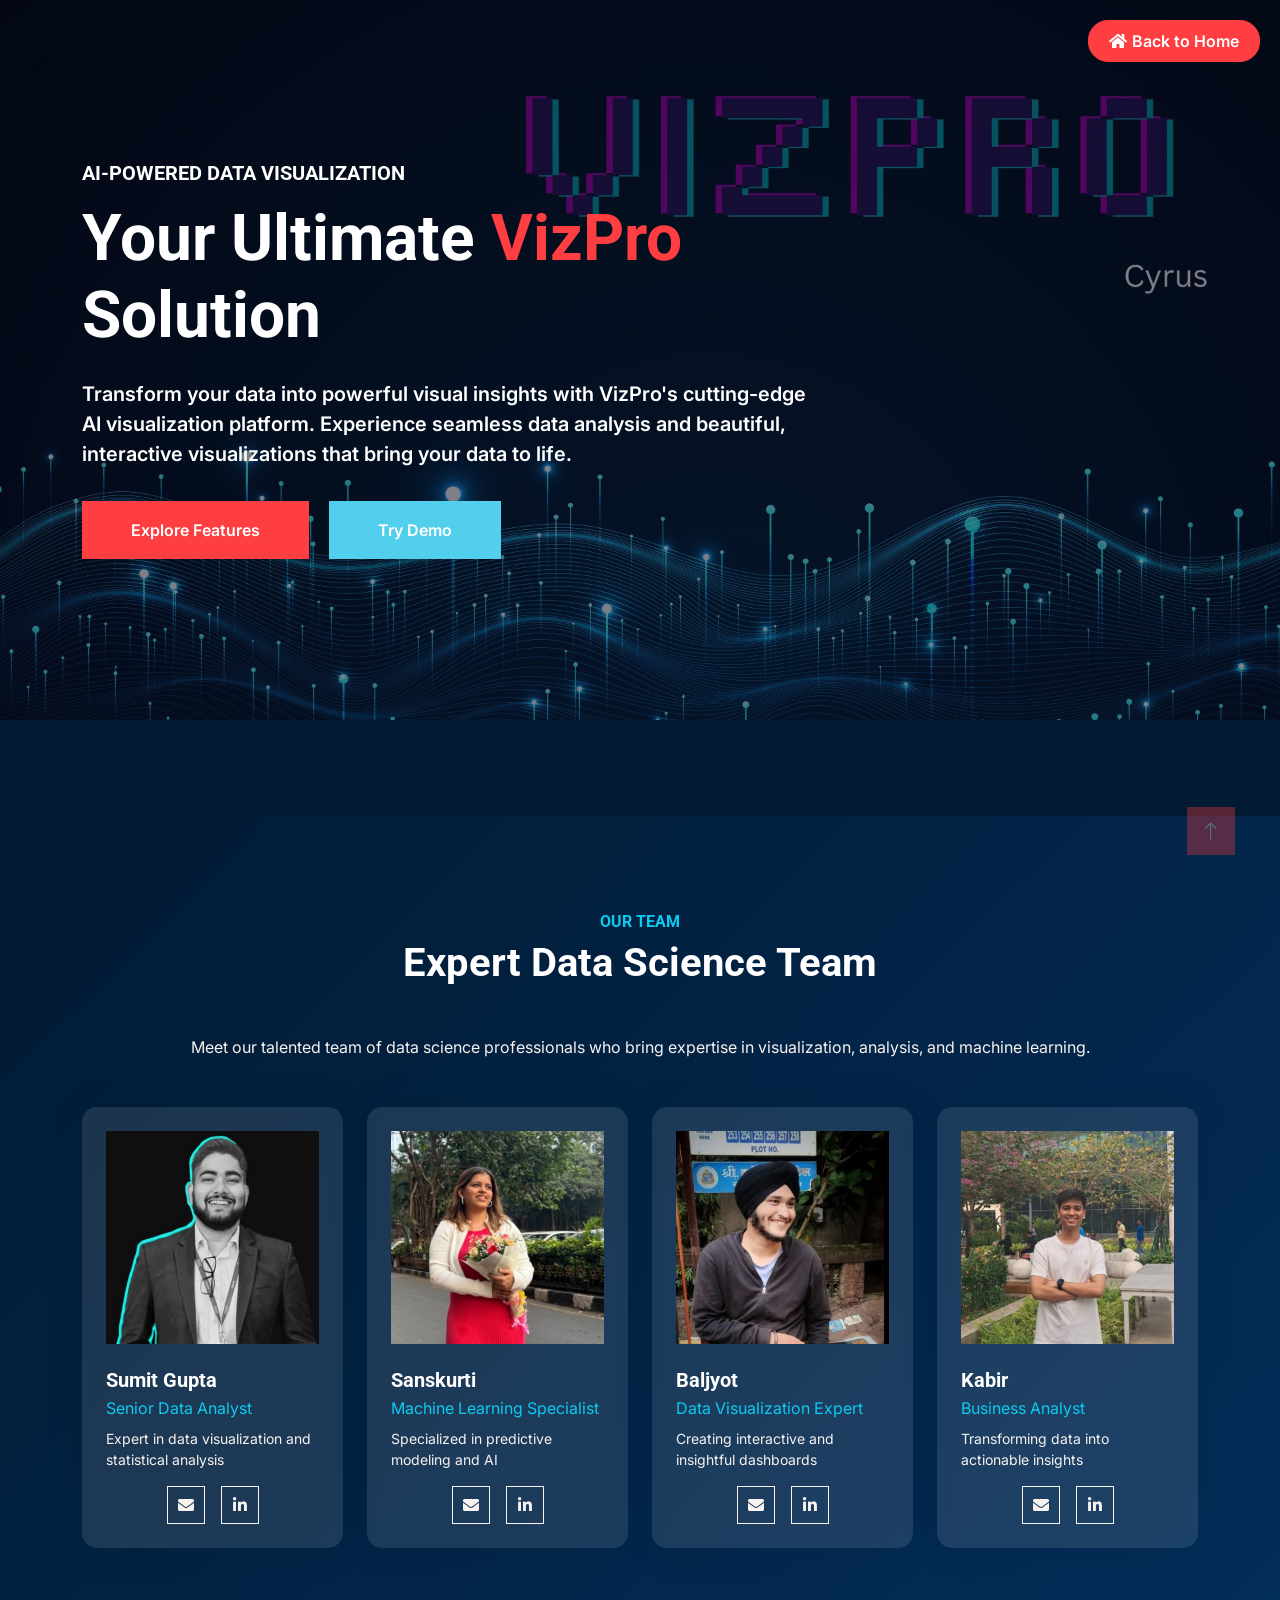
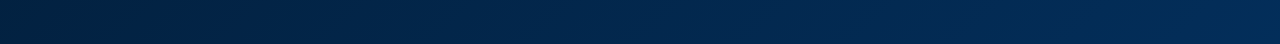
<file: Vizpro Expertise/index.html>
<!DOCTYPE html>
<html lang="en">

<head>
    <meta charset="utf-8">
    <title>VizPro Expertise</title>
    <meta content="width=device-width, initial-scale=1.0" name="viewport">
    <meta content="" name="keywords">
    <meta content="" name="description">

    <!-- Favicon -->
    <link rel="apple-touch-icon" sizes="180x180" href="../assets/favicon_io/apple-touch-icon.png">
    <link rel="icon" type="image/png" sizes="32x32" href="../assets/favicon_io/favicon-32x32.png">
    <link rel="icon" type="image/png" sizes="16x16" href="../assets/favicon_io/favicon-16x16.png">
    <link rel="manifest" href="../assets/favicon_io/site.webmanifest">

    <!-- Google Web Fonts -->
    <link rel="preconnect" href="https://fonts.googleapis.com">
    <link rel="preconnect" href="https://fonts.gstatic.com" crossorigin>
    <link href="https://fonts.googleapis.com/css2?family=Inter:wght@400;600&family=Roboto:wght@500;700&display=swap" rel="stylesheet">

    <!-- Icon Font Stylesheet -->
    <link href="https://cdnjs.cloudflare.com/ajax/libs/font-awesome/5.10.0/css/all.min.css" rel="stylesheet">
    <link href="https://cdn.jsdelivr.net/npm/bootstrap-icons@1.4.1/font/bootstrap-icons.css" rel="stylesheet">

    <!-- Libraries Stylesheet -->
    <link href="lib/animate/animate.min.css" rel="stylesheet">
    <link href="lib/owlcarousel/assets/owl.carousel.min.css" rel="stylesheet">

    <!-- Customized Bootstrap Stylesheet -->
    <link href="css/bootstrap.min.css" rel="stylesheet">

    <!-- Template Stylesheet -->
    <link href="css/style.css" rel="stylesheet">
</head>

<body style="background: #021a32; color: #ffffff;">
    <div style="position: fixed; top: 20px; right: 20px; z-index: 9999;">
        <a href="../index.html" class="btn btn-primary" style="border-radius: 20px; display: inline-flex; align-items: center; gap: 5px; padding: 8px 20px;">
            <i class="fas fa-home"></i> Back to Home
        </a>
    </div>
    <!-- Spinner Start -->
    <div id="spinner" class="show bg-dark position-fixed translate-middle w-100 vh-100 top-50 start-50 d-flex align-items-center justify-content-center">
        <div class="spinner-grow text-primary" style="width: 3rem; height: 3rem;" role="status">
            <span class="sr-only">Loading...</span>
        </div>
    </div>
    <!-- Spinner End -->


    <!-- Carousel Start -->
    <div class="container-fluid p-0 pb-5" style="background: #021a32;">
        <div class="owl-carousel header-carousel position-relative mb-5">
            <div class="owl-carousel-item position-relative">
                <img class="img-fluid" src="img/carousel-1.jpg" alt="">
                <div class="position-absolute top-0 start-0 w-100 h-100 d-flex align-items-center" style="background: rgba(6, 3, 21, .5);">
                    <div class="container">
                        <div class="row justify-content-start">
                            <div class="col-10 col-lg-8">
                                <h5 class="text-white text-uppercase mb-3 animated slideInDown">AI-Powered Data Visualization</h5>
                                <h1 class="display-3 text-white animated slideInDown mb-4">Your Ultimate <span class="text-primary">VizPro</span> Solution</h1>
                                <p class="fs-5 fw-medium text-white mb-4 pb-2">Transform your data into powerful visual insights with VizPro's cutting-edge AI visualization platform. Experience seamless data analysis and beautiful, interactive visualizations that bring your data to life.</p>
                                <a href="" class="btn btn-primary py-md-3 px-md-5 me-3 animated slideInLeft">Explore Features</a>
                                <a href="" class="btn btn-secondary py-md-3 px-md-5 animated slideInRight">Try Demo</a>
                            </div>
                        </div>
                    </div>
                </div>
            </div>
            
            </div>
        </div>
    </div>
    <!-- Carousel End -->




    











    <!-- Team Start -->
    <div class="container-xxl py-5" style="background: linear-gradient(135deg, #021a32 0%, #032e5a 100%);">
        <div class="container py-5">
            <div class="text-center wow fadeInUp" data-wow-delay="0.1s">
                <h6 class="text-info text-uppercase">OUR TEAM</h6>
                <h1 class="mb-5 text-white">Expert Data Science Team</h1>
                <p class="text-light mb-5">Meet our talented team of data science professionals who bring expertise in visualization, analysis, and machine learning.</p>
            </div>
            <div class="row g-4">
                <div class="col-lg-3 col-md-6 wow fadeInUp" data-wow-delay="0.3s">
                    <div class="team-item p-4" style="background: rgba(255, 255, 255, 0.1); border-radius: 15px; transition: transform 0.3s ease;">
                        <div class="overflow-hidden mb-4">
                            <img class="img-fluid" src="img/team-1.jpg" alt="Sumit Gupta">
                        </div>
                        <h5 class="text-white mb-1">Sumit Gupta</h5>
                        <p class="text-info mb-2">Senior Data Analyst</p>
                        <p class="text-light small mb-3">Expert in data visualization and statistical analysis</p>
                        <div class="d-flex justify-content-center gap-3">
                            <a href="mailto:sumit.gupta@vizpro.com" class="btn btn-outline-light btn-square">
                                <i class="fa fa-envelope"></i>
                            </a>
                            <a href="https://linkedin.com/in/sumit-gupta" class="btn btn-outline-light btn-square">
                                <i class="fab fa-linkedin-in"></i>
                            </a>
                        </div>
                    </div>
                </div>
                <div class="col-lg-3 col-md-6 wow fadeInUp" data-wow-delay="0.5s">
                    <div class="team-item p-4" style="background: rgba(255, 255, 255, 0.1); border-radius: 15px; transition: transform 0.3s ease;">
                        <div class="overflow-hidden mb-4">
                            <img class="img-fluid" src="img/team-2.jpg" alt="Sanskurti">
                        </div>
                        <h5 class="text-white mb-1">Sanskurti</h5>
                        <p class="text-info mb-2">Machine Learning Specialist</p>
                        <p class="text-light small mb-3">Specialized in predictive modeling and AI</p>
                        <div class="d-flex justify-content-center gap-3">
                            <a href="mailto:sanskurti@vizpro.com" class="btn btn-outline-light btn-square">
                                <i class="fa fa-envelope"></i>
                            </a>
                            <a href="https://linkedin.com/in/sanskurti" class="btn btn-outline-light btn-square">
                                <i class="fab fa-linkedin-in"></i>
                            </a>
                        </div>
                    </div>
                </div>
                <div class="col-lg-3 col-md-6 wow fadeInUp" data-wow-delay="0.7s">
                    <div class="team-item p-4" style="background: rgba(255, 255, 255, 0.1); border-radius: 15px; transition: transform 0.3s ease;">
                        <div class="overflow-hidden mb-4">
                            <img class="img-fluid" src="img/team-3.jpg" alt="Baljyot">
                        </div>
                        <h5 class="text-white mb-1">Baljyot</h5>
                        <p class="text-info mb-2">Data Visualization Expert</p>
                        <p class="text-light small mb-3">Creating interactive and insightful dashboards</p>
                        <div class="d-flex justify-content-center gap-3">
                            <a href="mailto:baljyot@vizpro.com" class="btn btn-outline-light btn-square">
                                <i class="fa fa-envelope"></i>
                            </a>
                            <a href="https://linkedin.com/in/baljyot" class="btn btn-outline-light btn-square">
                                <i class="fab fa-linkedin-in"></i>
                            </a>
                        </div>
                    </div>
                </div>
                <div class="col-lg-3 col-md-6 wow fadeInUp" data-wow-delay="0.9s">
                    <div class="team-item p-4" style="background: rgba(255, 255, 255, 0.1); border-radius: 15px; transition: transform 0.3s ease;">
                        <div class="overflow-hidden mb-4">
                            <img class="img-fluid" src="img/team-4.jpg" alt="Kabir">
                        </div>
                        <h5 class="text-white mb-1">Kabir</h5>
                        <p class="text-info mb-2">Business Analyst</p>
                        <p class="text-light small mb-3">Transforming data into actionable insights</p>
                        <div class="d-flex justify-content-center gap-3">
                            <a href="mailto:kabir@vizpro.com" class="btn btn-outline-light btn-square">
                                <i class="fa fa-envelope"></i>
                            </a>
                            <a href="https://linkedin.com/in/kabir" class="btn btn-outline-light btn-square">
                                <i class="fab fa-linkedin-in"></i>
                            </a>
                        </div>
                    </div>
                </div>
            </div>
        </div>
    </div>
    <!-- Team End -->





    <!-- Footer End -->


    <!-- Back to Top -->
    <a href="#" class="btn btn-lg btn-primary btn-lg-square rounded-0 back-to-top"><i class="bi bi-arrow-up"></i></a>


    <!-- JavaScript Libraries -->
    <script src="https://code.jquery.com/jquery-3.4.1.min.js"></script>
    <script src="https://cdn.jsdelivr.net/npm/bootstrap@5.0.0/dist/js/bootstrap.bundle.min.js"></script>
    <script src="lib/wow/wow.min.js"></script>
    <script src="lib/easing/easing.min.js"></script>
    <script src="lib/waypoints/waypoints.min.js"></script>
    <script src="lib/counterup/counterup.min.js"></script>
    <script src="lib/owlcarousel/owl.carousel.min.js"></script>

    <!-- Template Javascript -->
    <script src="js/main.js"></script>
</body>

</html>
</file>
<file: Vizpro Expertise/css/style.css>
/********** Template CSS **********/
:root {
    --primary: #FF3E41;
    --secondary: #51CFED;
    --light: #F8F2F0;
    --dark: #060315;
}

.fw-medium {
    font-weight: 600 !important;
}

.back-to-top {
    position: fixed;
    display: none;
    right: 45px;
    bottom: 45px;
    z-index: 99;
}


/*** Spinner ***/
#spinner {
    opacity: 0;
    visibility: hidden;
    transition: opacity .5s ease-out, visibility 0s linear .5s;
    z-index: 99999;
}

#spinner.show {
    transition: opacity .5s ease-out, visibility 0s linear 0s;
    visibility: visible;
    opacity: 1;
}


/*** Button ***/
.btn {
    font-weight: 600;
    transition: .5s;
}

.btn.btn-primary,
.btn.btn-secondary {
    color: #FFFFFF;
}

.btn-square {
    width: 38px;
    height: 38px;
}

.btn-sm-square {
    width: 32px;
    height: 32px;
}

.btn-lg-square {
    width: 48px;
    height: 48px;
}

.btn-square,
.btn-sm-square,
.btn-lg-square {
    padding: 0;
    display: flex;
    align-items: center;
    justify-content: center;
    font-weight: normal;
}

/*** Navbar ***/
.navbar .dropdown-toggle::after {
    border: none;
    content: "\f107";
    font-family: "Font Awesome 5 Free";
    font-weight: 900;
    vertical-align: middle;
    margin-left: 8px;
}

.navbar-light .navbar-nav .nav-link {
    position: relative;
    margin-right: 30px;
    padding: 25px 0;
    color: #FFFFFF;
    font-size: 15px;
    text-transform: uppercase;
    outline: none;
}

.navbar-light .navbar-nav .nav-link:hover,
.navbar-light .navbar-nav .nav-link.active {
    color: var(--primary);
}

@media (max-width: 991.98px) {
    .navbar-light .navbar-nav .nav-link  {
        margin-right: 0;
        padding: 10px 0;
    }

    .navbar-light .navbar-nav {
        border-top: 1px solid #EEEEEE;
    }
}

.navbar-light .navbar-brand,
.navbar-light a.btn {
    height: 75px;
}

.navbar-light .navbar-nav .nav-link {
    color: var(--dark);
    font-weight: 500;
}

.navbar-light.sticky-top {
    top: -100px;
    transition: .5s;
}

@media (min-width: 992px) {
    .navbar-light .navbar-nav .nav-link::before {
        position: absolute;
        content: "";
        width: 0;
        height: 5px;
        top: -6px;
        left: 50%;
        background: #FFFFFF;
        transition: .5s;
    }

    .navbar-light .navbar-nav .nav-link:hover::before,
    .navbar-light .navbar-nav .nav-link.active::before {
        width: 100%;
        left: 0;
    }

    .navbar-light .navbar-nav .nav-link.nav-contact::before {
        display: none;
    }

    .navbar .nav-item .dropdown-menu {
        display: block;
        border: none;
        margin-top: 0;
        top: 150%;
        opacity: 0;
        visibility: hidden;
        transition: .5s;
    }

    .navbar .nav-item:hover .dropdown-menu {
        top: 100%;
        visibility: visible;
        transition: .5s;
        opacity: 1;
    }
}


/*** Header ***/
@media (max-width: 768px) {
    .header-carousel .owl-carousel-item {
        position: relative;
        min-height: 500px;
    }
    
    .header-carousel .owl-carousel-item img {
        position: absolute;
        width: 100%;
        height: 100%;
        object-fit: cover;
    }

    .header-carousel .owl-carousel-item h5,
    .header-carousel .owl-carousel-item p {
        font-size: 14px !important;
        font-weight: 400 !important;
    }

    .header-carousel .owl-carousel-item h1 {
        font-size: 30px;
        font-weight: 600;
    }
}

.header-carousel .owl-nav {
    position: absolute;
    top: 50%;
    right: 8%;
    transform: translateY(-50%);
    display: flex;
    flex-direction: column;
}

.header-carousel .owl-nav .owl-prev,
.header-carousel .owl-nav .owl-next {
    margin: 7px 0;
    width: 45px;
    height: 45px;
    display: flex;
    align-items: center;
    justify-content: center;
    color: #FFFFFF;
    background: transparent;
    border: 1px solid #FFFFFF;
    border-radius: 45px;
    font-size: 22px;
    transition: .5s;
}

.header-carousel .owl-nav .owl-prev:hover,
.header-carousel .owl-nav .owl-next:hover {
    background: var(--primary);
    border-color: var(--primary);
}

.page-header {
    background: linear-gradient(rgba(6, 3, 21, .5), rgba(6, 3, 21, .5)), url(../img/carousel-1.jpg) center center no-repeat;
    background-size: cover;
}

.breadcrumb-item + .breadcrumb-item::before {
    color: var(--light);
}


/*** About ***/
@media (min-width: 992px) {
    .container.about {
        max-width: 100% !important;
    }

    .about-text  {
        padding-right: calc(((100% - 960px) / 2) + .75rem);
    }
}

@media (min-width: 1200px) {
    .about-text  {
        padding-right: calc(((100% - 1140px) / 2) + .75rem);
    }
}

@media (min-width: 1400px) {
    .about-text  {
        padding-right: calc(((100% - 1320px) / 2) + .75rem);
    }
}


/*** Feature ***/
@media (min-width: 992px) {
    .container.feature {
        max-width: 100% !important;
    }

    .feature-text  {
        padding-left: calc(((100% - 960px) / 2) + .75rem);
    }
}

@media (min-width: 1200px) {
    .feature-text  {
        padding-left: calc(((100% - 1140px) / 2) + .75rem);
    }
}

@media (min-width: 1400px) {
    .feature-text  {
        padding-left: calc(((100% - 1320px) / 2) + .75rem);
    }
}


/*** Service, Price & Team ***/
.service-item,
.price-item,
.team-item {
    box-shadow: 0 0 45px rgba(0, 0, 0, .07);
}

.service-item img,
.team-item img {
    transition: .5s;
}

.service-item:hover img,
.team-item:hover img {
    transform: scale(1.1);
}

.service-item a.btn-slide,
.price-item a.btn-slide,
.team-item div.btn-slide {
    position: relative;
    display: inline-block;
    overflow: hidden;
    font-size: 0;
}

.service-item a.btn-slide i,
.service-item a.btn-slide span,
.price-item a.btn-slide i,
.price-item a.btn-slide span,
.team-item div.btn-slide i,
.team-item div.btn-slide span {
    position: relative;
    height: 40px;
    padding: 0 15px;
    display: inline-flex;
    align-items: center;
    font-size: 16px;
    color: #FFFFFF;
    background: var(--primary);
    border-radius: 0 35px 35px 0;
    transition: .5s;
    z-index: 2;
}

.team-item div.btn-slide span a i {
    padding: 0 10px;
}

.team-item div.btn-slide span a:hover i {
    background: var(--secondary);
}

.service-item a.btn-slide span,
.price-item a.btn-slide span,
.team-item div.btn-slide span {
    padding-left: 0;
    left: -100%;
    z-index: 1;
}

.service-item:hover a.btn-slide i,
.price-item:hover a.btn-slide i,
.team-item:hover div.btn-slide i {
    border-radius: 0;
}

.service-item:hover a.btn-slide span,
.price-item:hover a.btn-slide span,
.team-item:hover div.btn-slide span {
    left: 0;
}

.service-item a.btn-slide:hover i,
.service-item a.btn-slide:hover span,
.price-item a.btn-slide:hover i,
.price-item a.btn-slide:hover span {
    background: var(--secondary);
}


/*** Testimonial ***/
.testimonial-carousel .owl-item .testimonial-item {
    position: relative;
    transition: .5s;
}

.testimonial-carousel .owl-item.center .testimonial-item {
    box-shadow: 0 0 45px rgba(0, 0, 0, .08);
    animation: pulse 1s ease-out .5s;
}

.testimonial-carousel .owl-dots {
    display: flex;
    align-items: center;
    justify-content: center;
}

.testimonial-carousel .owl-dot {
    position: relative;
    display: inline-block;
    margin: 0 5px;
    width: 15px;
    height: 15px;
    background: var(--primary);
    border: 5px solid var(--light);
    border-radius: 15px;
    transition: .5s;
}

.testimonial-carousel .owl-dot.active {
    background: var(--light);
    border-color: var(--primary);
}


/*** Contact ***/
@media (min-width: 992px) {
    .container.contact-page {
        max-width: 100% !important;
    }

    .contact-page .contact-form  {
        padding-left: calc(((100% - 960px) / 2) + .75rem);
    }
}

@media (min-width: 1200px) {
    .contact-page .contact-form  {
        padding-left: calc(((100% - 1140px) / 2) + .75rem);
    }
}

@media (min-width: 1400px) {
    .contact-page .contact-form  {
        padding-left: calc(((100% - 1320px) / 2) + .75rem);
    }
}


/*** Footer ***/
.footer {
    background: linear-gradient(rgba(6, 3, 21, .5), rgba(6, 3, 21, .5)), url(../img/map.png) center center no-repeat;
    background-size: cover;
}

.footer .btn.btn-social {
    margin-right: 5px;
    width: 35px;
    height: 35px;
    display: flex;
    align-items: center;
    justify-content: center;
    color: var(--light);
    border: 1px solid #FFFFFF;
    border-radius: 35px;
    transition: .3s;
}

.footer .btn.btn-social:hover {
    color: var(--primary);
}

.footer .btn.btn-link {
    display: block;
    margin-bottom: 5px;
    padding: 0;
    text-align: left;
    color: #FFFFFF;
    font-size: 15px;
    font-weight: normal;
    text-transform: capitalize;
    transition: .3s;
}

.footer .btn.btn-link::before {
    position: relative;
    content: "\f105";
    font-family: "Font Awesome 5 Free";
    font-weight: 900;
    margin-right: 10px;
}

.footer .btn.btn-link:hover {
    letter-spacing: 1px;
    box-shadow: none;
}

.footer .copyright {
    padding: 25px 0;
    font-size: 15px;
    border-top: 1px solid rgba(256, 256, 256, .1);
}

.footer .copyright a {
    color: var(--light);
}
</file>
